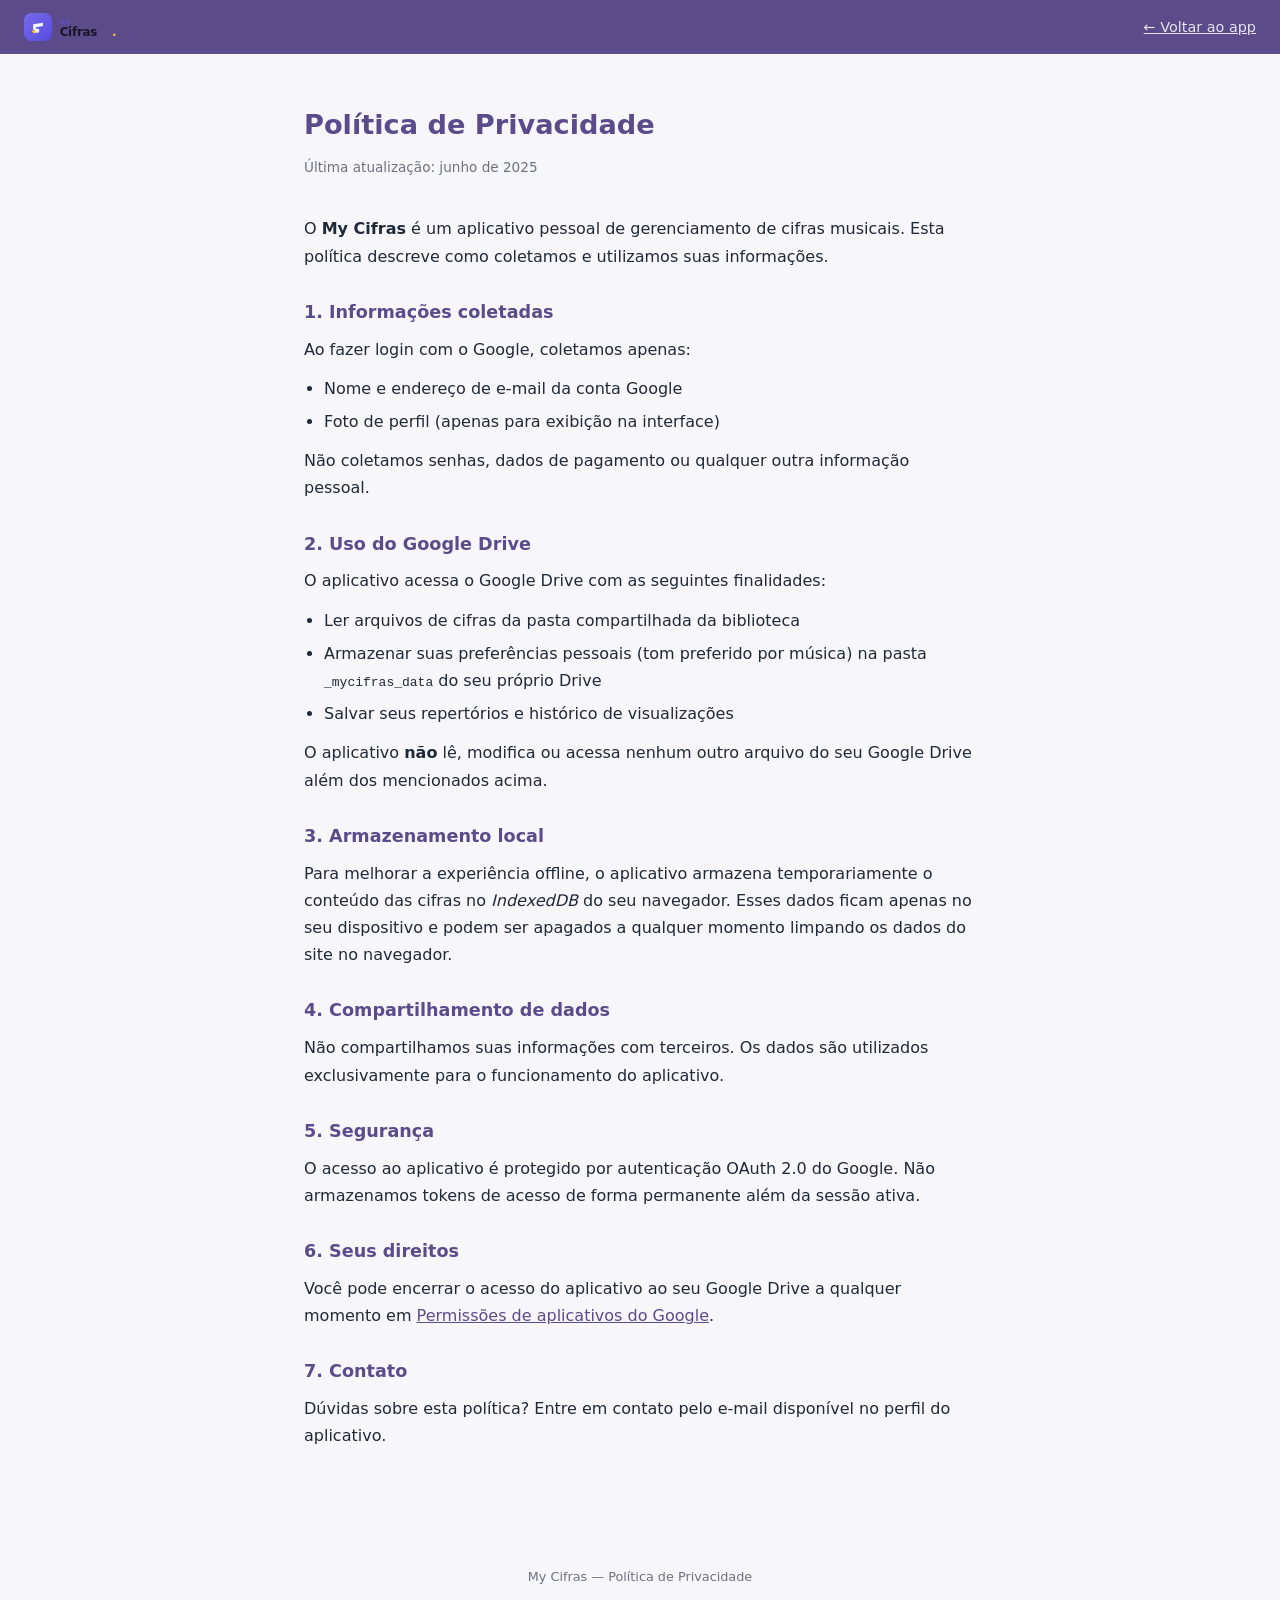
<file: templates/privacy.html>
<!DOCTYPE html>
<html lang="pt-BR">
<head>
  <meta charset="UTF-8" />
  <meta name="viewport" content="width=device-width, initial-scale=1.0" />
  <title>Política de Privacidade — My Cifras</title>
  <link rel="icon" type="image/svg+xml" href="/static/brand/favicon.svg">
  <style>
    *, *::before, *::after { box-sizing: border-box; margin: 0; padding: 0; }
    :root { --primary: #5b4b8a; --bg: #f7f6fb; --text: #1f2937; --muted: #6b7280; }
    body { font-family: -apple-system, BlinkMacSystemFont, "Segoe UI", system-ui, sans-serif;
      background: var(--bg); color: var(--text); line-height: 1.7; }
    nav { background: var(--primary); padding: 0 24px; height: 54px; display: flex;
      align-items: center; gap: 12px; }
    nav img { height: 28px; }
    nav a { color: #fff; font-size: .9em; opacity: .85; }
    nav a:hover { opacity: 1; }
    .container { max-width: 720px; margin: 0 auto; padding: 48px 24px 80px; }
    h1 { font-size: 1.7em; font-weight: 700; color: var(--primary); margin-bottom: 8px; }
    .updated { font-size: .85em; color: var(--muted); margin-bottom: 36px; }
    h2 { font-size: 1.1em; font-weight: 600; margin: 28px 0 8px; color: var(--primary); }
    p { margin-bottom: 12px; }
    ul { padding-left: 20px; margin-bottom: 12px; }
    li { margin-bottom: 6px; }
    footer { text-align: center; padding: 24px; font-size: .8em; color: var(--muted); }
  </style>
</head>
<body>
<nav>
  <img src="/static/brand/logo-light.svg" alt="My Cifras">
  <a href="/" style="margin-left:auto">← Voltar ao app</a>
</nav>

<div class="container">
  <h1>Política de Privacidade</h1>
  <p class="updated">Última atualização: junho de 2025</p>

  <p>O <strong>My Cifras</strong> é um aplicativo pessoal de gerenciamento de cifras musicais. Esta política descreve como coletamos e utilizamos suas informações.</p>

  <h2>1. Informações coletadas</h2>
  <p>Ao fazer login com o Google, coletamos apenas:</p>
  <ul>
    <li>Nome e endereço de e-mail da conta Google</li>
    <li>Foto de perfil (apenas para exibição na interface)</li>
  </ul>
  <p>Não coletamos senhas, dados de pagamento ou qualquer outra informação pessoal.</p>

  <h2>2. Uso do Google Drive</h2>
  <p>O aplicativo acessa o Google Drive com as seguintes finalidades:</p>
  <ul>
    <li>Ler arquivos de cifras da pasta compartilhada da biblioteca</li>
    <li>Armazenar suas preferências pessoais (tom preferido por música) na pasta <code>_mycifras_data</code> do seu próprio Drive</li>
    <li>Salvar seus repertórios e histórico de visualizações</li>
  </ul>
  <p>O aplicativo <strong>não</strong> lê, modifica ou acessa nenhum outro arquivo do seu Google Drive além dos mencionados acima.</p>

  <h2>3. Armazenamento local</h2>
  <p>Para melhorar a experiência offline, o aplicativo armazena temporariamente o conteúdo das cifras no <em>IndexedDB</em> do seu navegador. Esses dados ficam apenas no seu dispositivo e podem ser apagados a qualquer momento limpando os dados do site no navegador.</p>

  <h2>4. Compartilhamento de dados</h2>
  <p>Não compartilhamos suas informações com terceiros. Os dados são utilizados exclusivamente para o funcionamento do aplicativo.</p>

  <h2>5. Segurança</h2>
  <p>O acesso ao aplicativo é protegido por autenticação OAuth 2.0 do Google. Não armazenamos tokens de acesso de forma permanente além da sessão ativa.</p>

  <h2>6. Seus direitos</h2>
  <p>Você pode encerrar o acesso do aplicativo ao seu Google Drive a qualquer momento em <a href="https://myaccount.google.com/permissions" target="_blank" rel="noopener" style="color:var(--primary)">Permissões de aplicativos do Google</a>.</p>

  <h2>7. Contato</h2>
  <p>Dúvidas sobre esta política? Entre em contato pelo e-mail disponível no perfil do aplicativo.</p>
</div>

<footer>My Cifras &mdash; Política de Privacidade</footer>
</body>
</html>
</file>
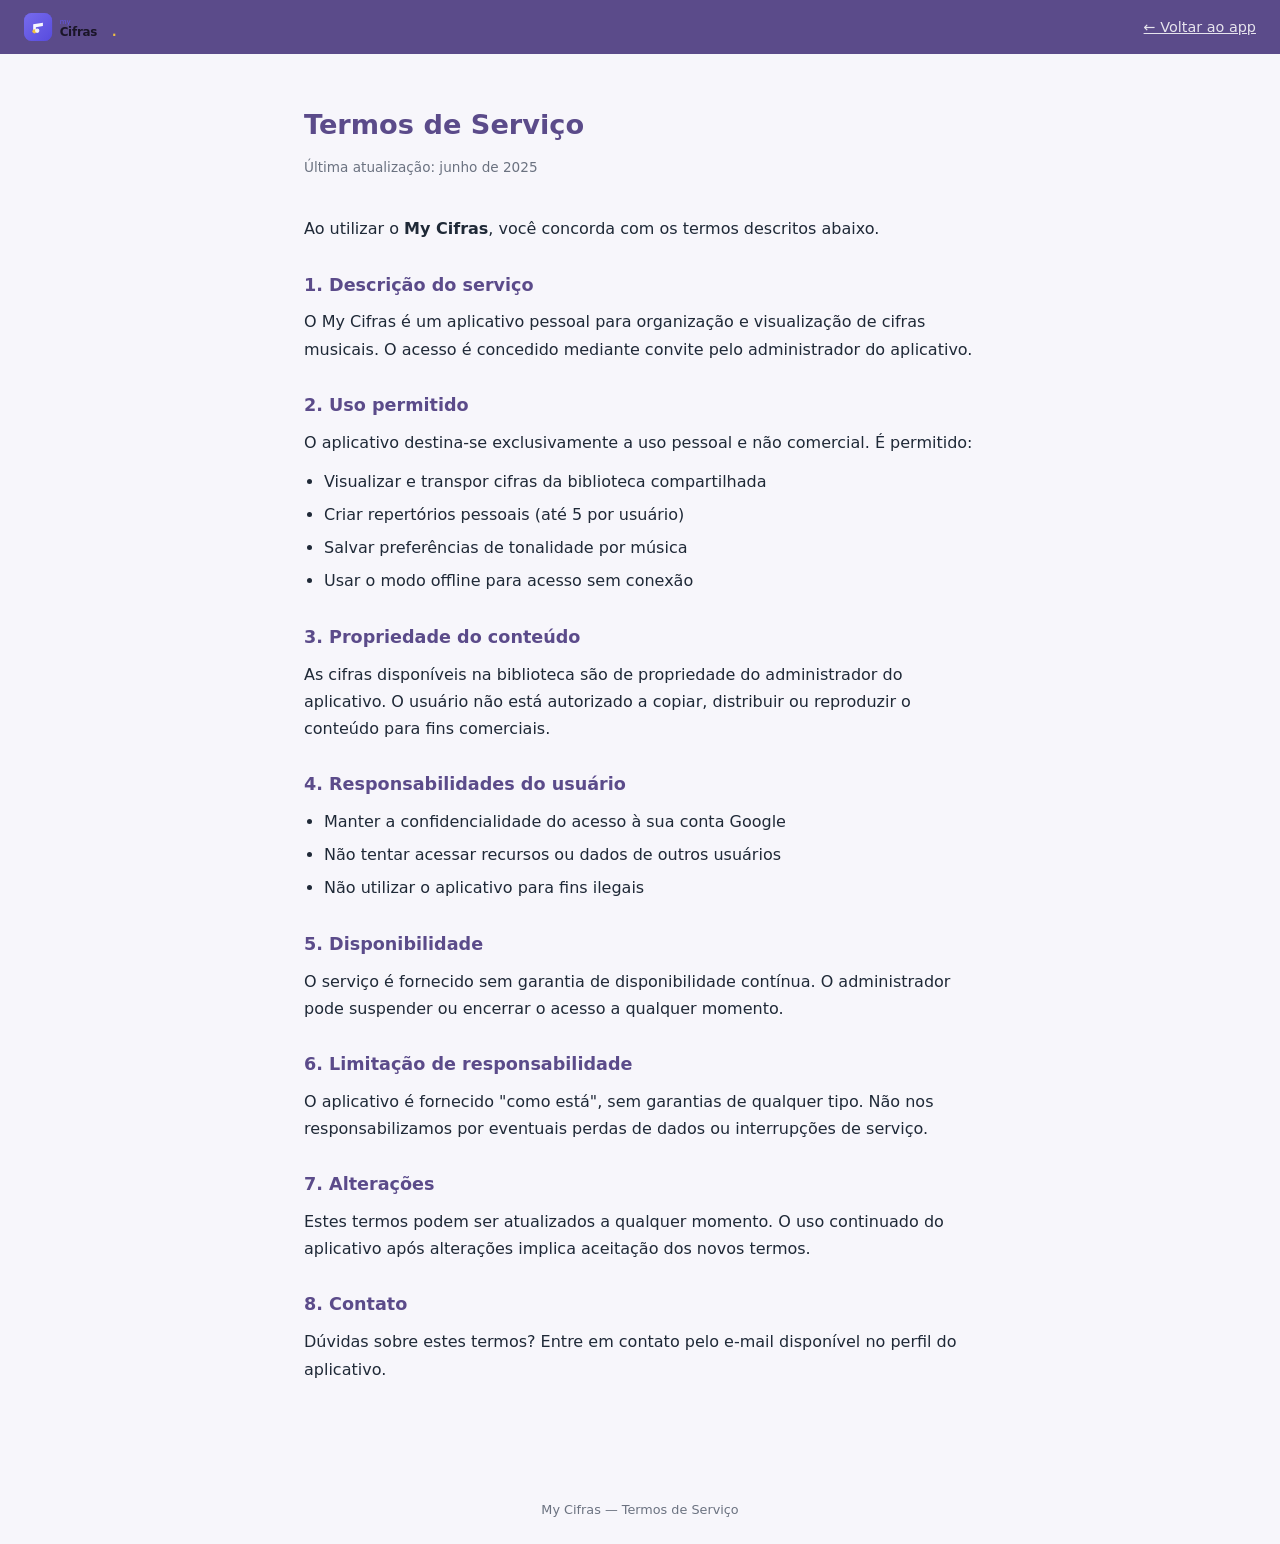
<file: templates/terms.html>
<!DOCTYPE html>
<html lang="pt-BR">
<head>
  <meta charset="UTF-8" />
  <meta name="viewport" content="width=device-width, initial-scale=1.0" />
  <title>Termos de Serviço — My Cifras</title>
  <link rel="icon" type="image/svg+xml" href="/static/brand/favicon.svg">
  <style>
    *, *::before, *::after { box-sizing: border-box; margin: 0; padding: 0; }
    :root { --primary: #5b4b8a; --bg: #f7f6fb; --text: #1f2937; --muted: #6b7280; }
    body { font-family: -apple-system, BlinkMacSystemFont, "Segoe UI", system-ui, sans-serif;
      background: var(--bg); color: var(--text); line-height: 1.7; }
    nav { background: var(--primary); padding: 0 24px; height: 54px; display: flex;
      align-items: center; gap: 12px; }
    nav img { height: 28px; }
    nav a { color: #fff; font-size: .9em; opacity: .85; }
    nav a:hover { opacity: 1; }
    .container { max-width: 720px; margin: 0 auto; padding: 48px 24px 80px; }
    h1 { font-size: 1.7em; font-weight: 700; color: var(--primary); margin-bottom: 8px; }
    .updated { font-size: .85em; color: var(--muted); margin-bottom: 36px; }
    h2 { font-size: 1.1em; font-weight: 600; margin: 28px 0 8px; color: var(--primary); }
    p { margin-bottom: 12px; }
    ul { padding-left: 20px; margin-bottom: 12px; }
    li { margin-bottom: 6px; }
    footer { text-align: center; padding: 24px; font-size: .8em; color: var(--muted); }
  </style>
</head>
<body>
<nav>
  <img src="/static/brand/logo-light.svg" alt="My Cifras">
  <a href="/" style="margin-left:auto">← Voltar ao app</a>
</nav>

<div class="container">
  <h1>Termos de Serviço</h1>
  <p class="updated">Última atualização: junho de 2025</p>

  <p>Ao utilizar o <strong>My Cifras</strong>, você concorda com os termos descritos abaixo.</p>

  <h2>1. Descrição do serviço</h2>
  <p>O My Cifras é um aplicativo pessoal para organização e visualização de cifras musicais. O acesso é concedido mediante convite pelo administrador do aplicativo.</p>

  <h2>2. Uso permitido</h2>
  <p>O aplicativo destina-se exclusivamente a uso pessoal e não comercial. É permitido:</p>
  <ul>
    <li>Visualizar e transpor cifras da biblioteca compartilhada</li>
    <li>Criar repertórios pessoais (até 5 por usuário)</li>
    <li>Salvar preferências de tonalidade por música</li>
    <li>Usar o modo offline para acesso sem conexão</li>
  </ul>

  <h2>3. Propriedade do conteúdo</h2>
  <p>As cifras disponíveis na biblioteca são de propriedade do administrador do aplicativo. O usuário não está autorizado a copiar, distribuir ou reproduzir o conteúdo para fins comerciais.</p>

  <h2>4. Responsabilidades do usuário</h2>
  <ul>
    <li>Manter a confidencialidade do acesso à sua conta Google</li>
    <li>Não tentar acessar recursos ou dados de outros usuários</li>
    <li>Não utilizar o aplicativo para fins ilegais</li>
  </ul>

  <h2>5. Disponibilidade</h2>
  <p>O serviço é fornecido sem garantia de disponibilidade contínua. O administrador pode suspender ou encerrar o acesso a qualquer momento.</p>

  <h2>6. Limitação de responsabilidade</h2>
  <p>O aplicativo é fornecido "como está", sem garantias de qualquer tipo. Não nos responsabilizamos por eventuais perdas de dados ou interrupções de serviço.</p>

  <h2>7. Alterações</h2>
  <p>Estes termos podem ser atualizados a qualquer momento. O uso continuado do aplicativo após alterações implica aceitação dos novos termos.</p>

  <h2>8. Contato</h2>
  <p>Dúvidas sobre estes termos? Entre em contato pelo e-mail disponível no perfil do aplicativo.</p>
</div>

<footer>My Cifras &mdash; Termos de Serviço</footer>
</body>
</html>
</file>
